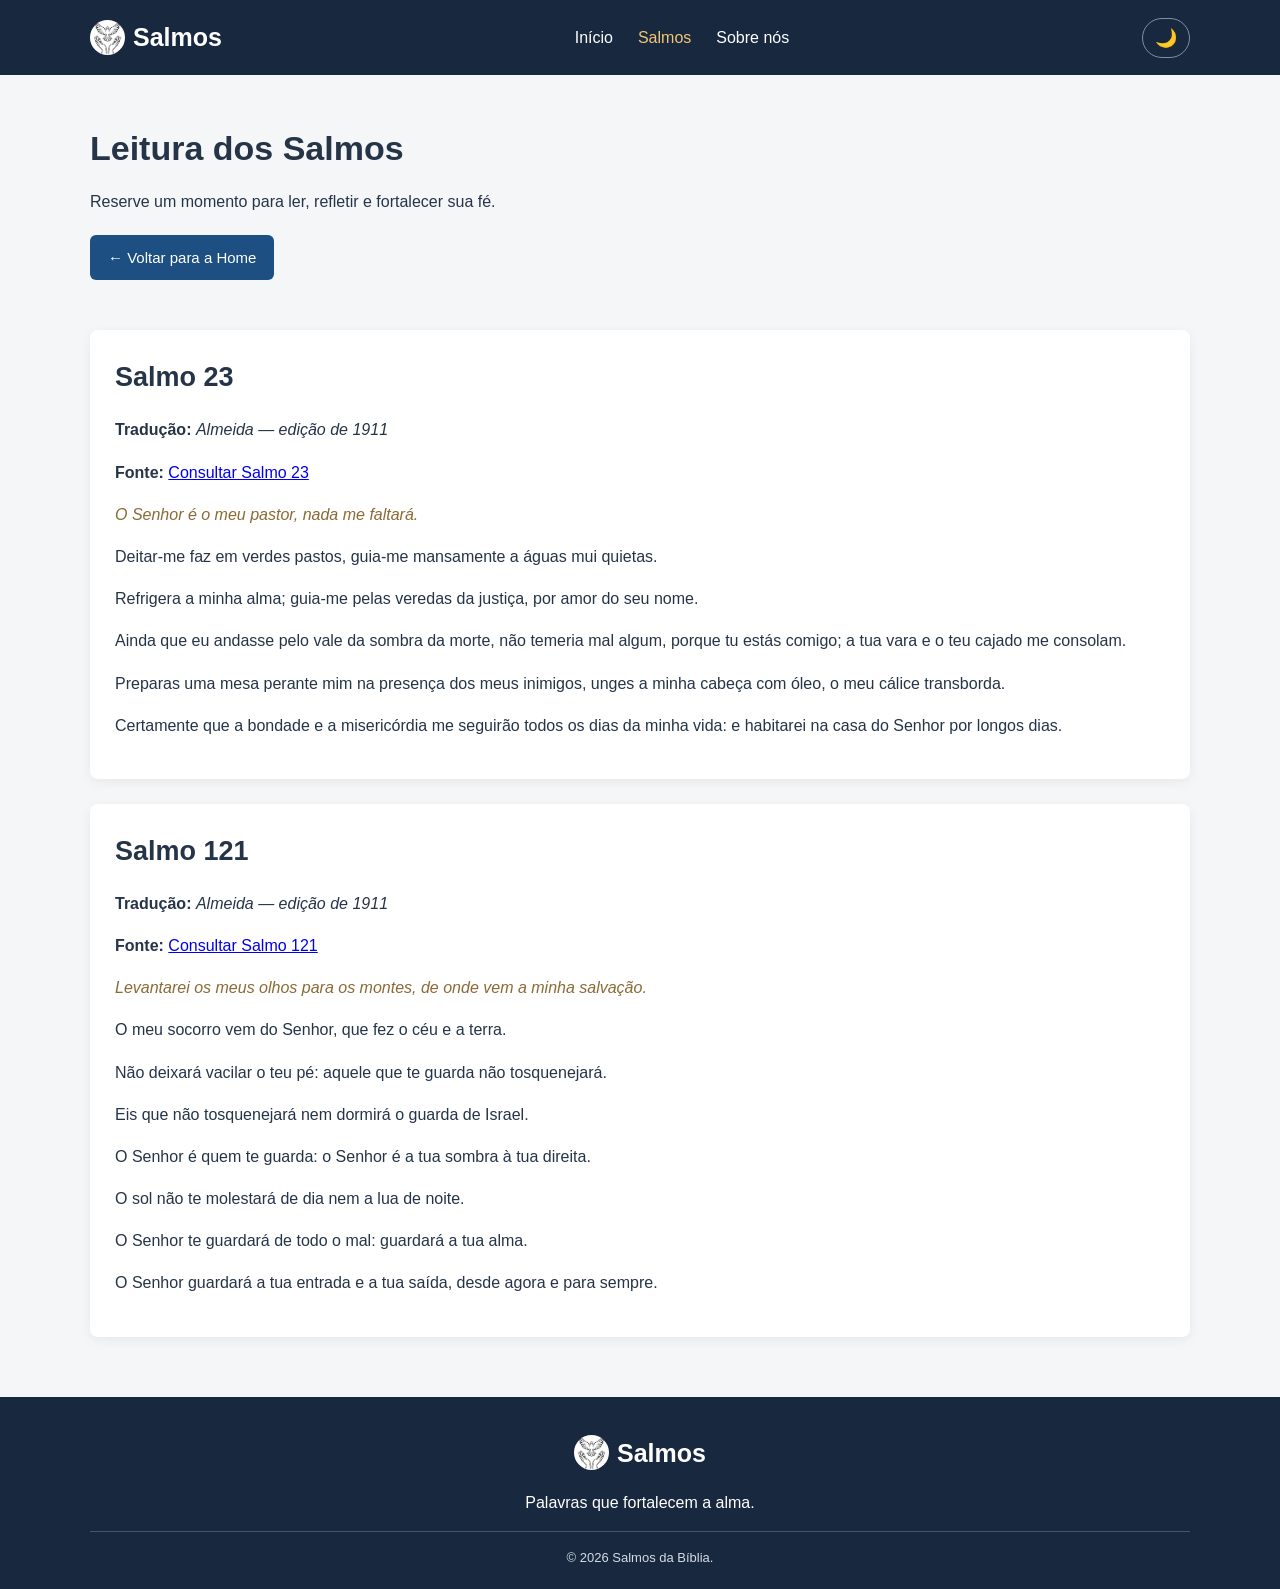
<file: salmos.html>
<!DOCTYPE html>
<html lang="pt-BR">

<head>
    <meta charset="UTF-8">
    <meta name="viewport" content="width=device-width, initial-scale=1.0">
    <meta name="description" content="Leia os Salmos 23 e 121 e encontre inspiração nas Escrituras.">
    <!-- Open Graph / Facebook, WhatsApp etc. -->
<meta property="og:type" content="article">
<meta property="og:title" content="Salmos | Salmos da Bíblia">
<meta property="og:description" content="Leia os Salmos 23 e 121 e encontre inspiração, fé, paz e esperança nas Escrituras.">
<meta property="og:url" content="https://rickmistico2026.github.io/luz-da-palavra/salmos.html">
<meta property="og:site_name" content="Salmos da Bíblia">
<meta property="og:image" content="https://rickmistico2026.github.io/luz-da-palavra/imagens/foto_salmos.jpg">
<meta property="og:image:alt" content="Bíblia aberta na página do livro de Salmos">

<!-- Twitter / X -->
<meta name="twitter:card" content="summary_large_image">
<meta name="twitter:title" content="Salmos | Salmos da Bíblia">
<meta name="twitter:description" content="Leia os Salmos 23 e 121 e encontre inspiração, fé, paz e esperança nas Escrituras.">
<meta name="twitter:image" content="https://rickmistico2026.github.io/luz-da-palavra/imagens/foto_salmos.jpg">
<meta name="twitter:image:alt" content="Bíblia aberta na página do livro de Salmos">
    <title>Salmos | Salmos da Bíblia</title>
    <link rel="stylesheet" href="css/estilo.css">
    <script src="js/script.js" defer></script>
</head>

<body>
    <header class="topo">
        <div class="container topo-conteudo">
            <a href="index.html" class="logo"><img src="imagens/logo.png" alt="">Salmos</a>
            <nav class="menu" aria-label="Menu principal">
                <a href="index.html">Início</a>
                <a href="salmos.html" aria-current="page">Salmos</a>
                <a href="sobre.html">Sobre nós</a>
            </nav>
            <button type="button" class="btn-tema" id="btnTema" aria-label="Ativar tema escuro"
                aria-pressed="false">🌙</button>
        </div>
    </header>

    <main class="container pagina-conteudo">
        <h1>Leitura dos Salmos</h1>
        <p class="introducao">Reserve um momento para ler, refletir e fortalecer sua fé.</p>
        <a href="index.html" class="btn-voltar">← Voltar para a Home</a>

        <article class="texto-salmo" id="salmo23">
            <h2>Salmo 23</h2>
            <p><strong>Tradução:</strong> <cite>Almeida — edição de 1911</cite></p>
            <p><strong>Fonte:</strong> <a href="https://bibliaalmeida.com/salmos/23/" target="_blank"
                    rel="noopener noreferrer">Consultar Salmo 23</a></p>
            <p class="versiculo">O Senhor é o meu pastor, nada me faltará.</p>
            <p>Deitar-me faz em verdes pastos, guia-me mansamente a águas mui quietas.</p>
            <p>Refrigera a minha alma; guia-me pelas veredas da justiça, por amor do seu nome.</p>
            <p>Ainda que eu andasse pelo vale da sombra da morte, não temeria mal algum, porque tu estás comigo; a tua
                vara e o teu cajado me consolam.</p>
            <p>Preparas uma mesa perante mim na presença dos meus inimigos, unges a minha cabeça com óleo, o meu cálice
                transborda.</p>
            <p>Certamente que a bondade e a misericórdia me seguirão todos os dias da minha vida: e habitarei na casa do
                Senhor por longos dias.</p>
        </article>

        <article class="texto-salmo" id="salmo121">
            <h2>Salmo 121</h2>
            <p><strong>Tradução:</strong> <cite>Almeida — edição de 1911</cite></p>
            <p><strong>Fonte:</strong> <a href="https://bibliaalmeida.com/salmos/121/" target="_blank"
                    rel="noopener noreferrer">Consultar Salmo 121</a></p>
            <p class="versiculo">Levantarei os meus olhos para os montes, de onde vem a minha salvação.</p>
            <p>O meu socorro vem do Senhor, que fez o céu e a terra.</p>
            <p>Não deixará vacilar o teu pé: aquele que te guarda não tosquenejará.</p>
            <p>Eis que não tosquenejará nem dormirá o guarda de Israel.</p>
            <p>O Senhor é quem te guarda: o Senhor é a tua sombra à tua direita.</p>
            <p>O sol não te molestará de dia nem a lua de noite.</p>
            <p>O Senhor te guardará de todo o mal: guardará a tua alma.</p>
            <p>O Senhor guardará a tua entrada e a tua saída, desde agora e para sempre.</p>
        </article>
    </main>

    <footer class="rodape">
        <div class="container rodape-conteudo">
            <a href="index.html" class="logo"><img src="imagens/logo.png" alt="">Salmos</a>
            <p>Palavras que fortalecem a alma.</p>
            <p class="copyright">&copy; <span class="ano"></span> Salmos da Bíblia.</p>
        </div>
    </footer>
</body>

</html>
</file>
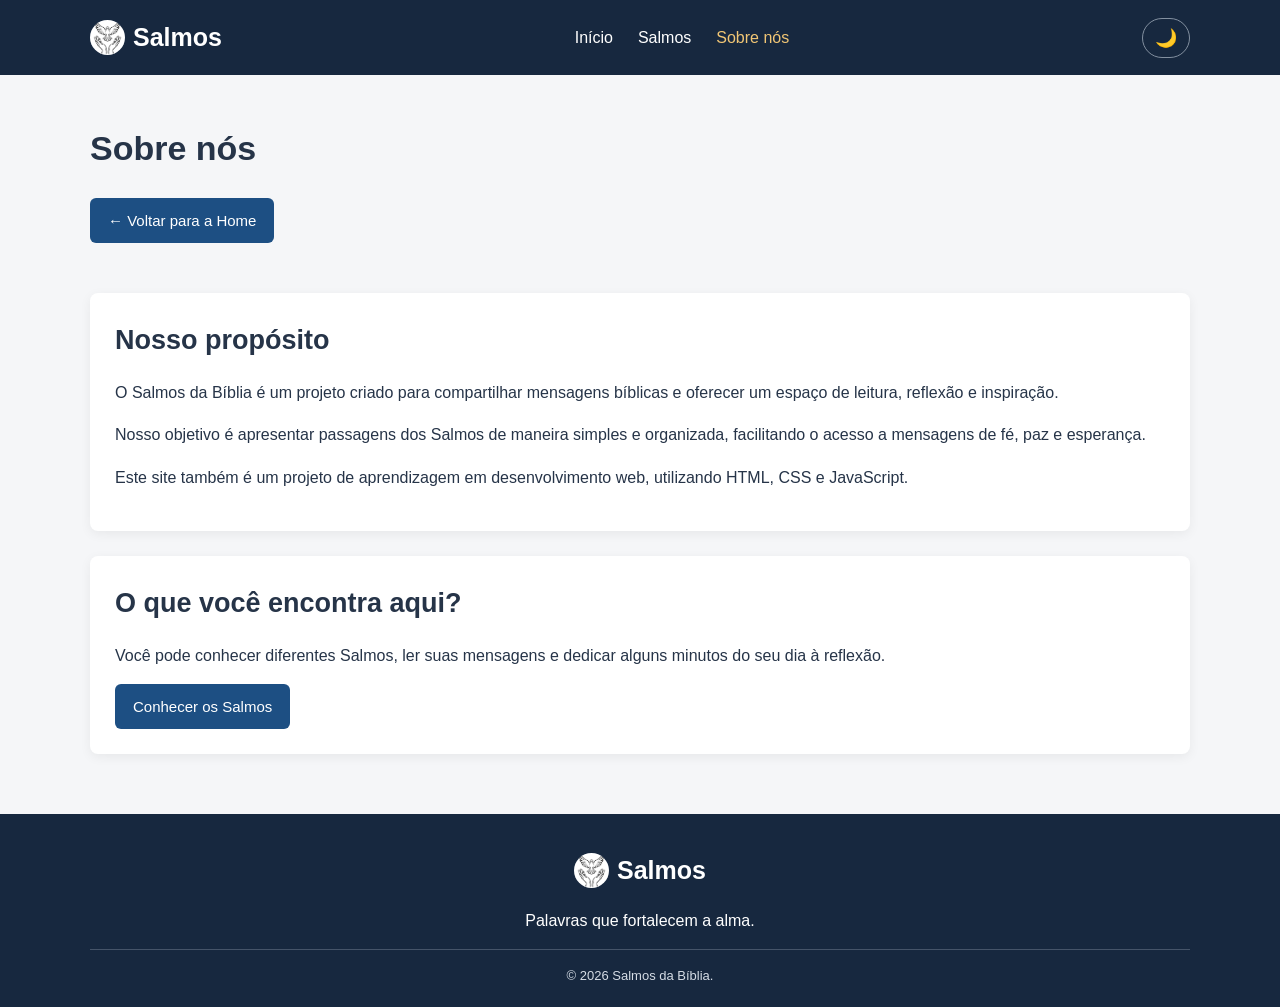
<file: sobre.html>
<!DOCTYPE html>
<html lang="pt-BR">

<head>  
    <meta charset="UTF-8">
    <meta name="viewport" content="width=device-width, initial-scale=1.0">
    <meta name="description"
        content="Conheça o projeto Salmos da Bíblia, criado para compartilhar mensagens de fé e esperança.">
    <!-- Open Graph / Facebook, WhatsApp etc. -->
<meta property="og:type" content="website">
<meta property="og:title" content="Sobre Nós | Salmos da Bíblia">
<meta property="og:description" content="Conheça o projeto Salmos da Bíblia, criado para compartilhar mensagens de fé, paz e esperança.">
<meta property="og:url" content="https://rickmistico2026.github.io/luz-da-palavra/sobre.html">
<meta property="og:site_name" content="Salmos da Bíblia">
<meta property="og:image" content="https://rickmistico2026.github.io/luz-da-palavra/imagens/foto_estudo_biblia.jpg">
<meta property="og:image:alt" content="Pessoa estudando a Bíblia e fazendo anotações">

<!-- Twitter / X -->
<meta name="twitter:card" content="summary_large_image">
<meta name="twitter:title" content="Sobre Nós | Salmos da Bíblia">
<meta name="twitter:description" content="Conheça o projeto Salmos da Bíblia, criado para compartilhar mensagens de fé, paz e esperança.">
<meta name="twitter:image" content="https://rickmistico2026.github.io/luz-da-palavra/imagens/foto_estudo_biblia.jpg">
<meta name="twitter:image:alt" content="Pessoa estudando a Bíblia e fazendo anotações">
    <title>Sobre Nós | Salmos da Bíblia</title>
    <link rel="stylesheet" href="css/estilo.css">
    <script src="js/script.js" defer></script>
</head>

<body>
    <header class="topo">
        <div class="container topo-conteudo">
            <a href="index.html" class="logo"><img src="imagens/logo.png" alt="">Salmos</a>
            <nav class="menu" aria-label="Menu principal">
                <a href="index.html">Início</a>
                <a href="salmos.html">Salmos</a>
                <a href="sobre.html" aria-current="page">Sobre nós</a>
            </nav>
            <button type="button" class="btn-tema" id="btnTema" aria-label="Ativar tema escuro"
                aria-pressed="false">🌙</button>
        </div>
    </header>

    <main class="container pagina-conteudo">
        <h1>Sobre nós</h1>
        <a href="index.html" class="btn-voltar">← Voltar para a Home</a>

        <section class="texto-salmo">
            <h2>Nosso propósito</h2>
            <p>O Salmos da Bíblia é um projeto criado para compartilhar mensagens bíblicas e oferecer um espaço de
                leitura, reflexão e inspiração.</p>
            <p>Nosso objetivo é apresentar passagens dos Salmos de maneira simples e organizada, facilitando o acesso a
                mensagens de fé, paz e esperança.</p>
            <p>Este site também é um projeto de aprendizagem em desenvolvimento web, utilizando HTML, CSS e JavaScript.
            </p>
        </section>

        <section class="texto-salmo">
            <h2>O que você encontra aqui?</h2>
            <p>Você pode conhecer diferentes Salmos, ler suas mensagens e dedicar alguns minutos do seu dia à reflexão.
            </p>
            <a href="salmos.html" class="btn-ler">Conhecer os Salmos</a>
        </section>
    </main>

    <footer class="rodape">
        <div class="container rodape-conteudo">
            <a href="index.html" class="logo"><img src="imagens/logo.png" alt="">Salmos</a>
            <p>Palavras que fortalecem a alma.</p>
            <p class="copyright">&copy; <span class="ano"></span> Salmos da Bíblia.</p>
        </div>
    </footer>
</body>

</html>
</file>
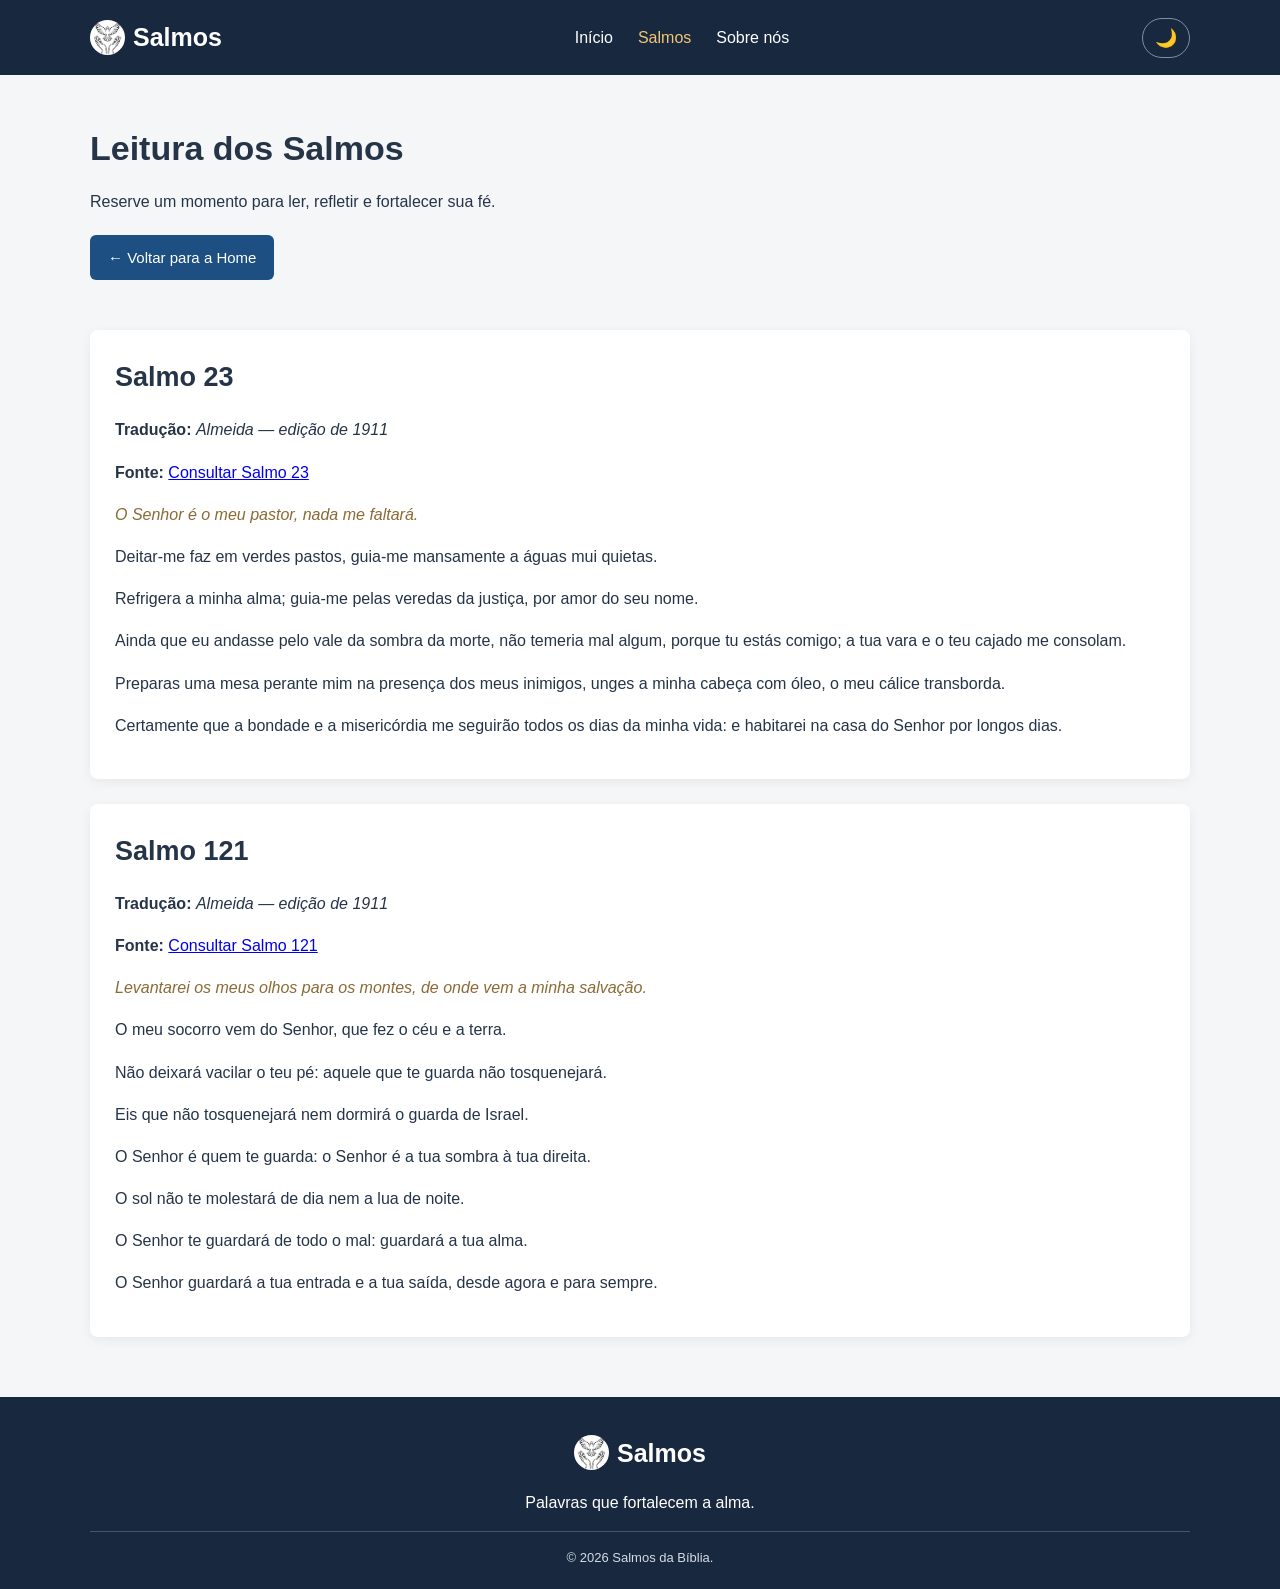
<file: site_biblico/salmos.html>
<!DOCTYPE html>
<html lang="pt-BR">

<head>
    <meta charset="UTF-8">
    <meta name="viewport" content="width=device-width, initial-scale=1.0">
    <meta name="description" content="Leia os Salmos 23 e 121 e encontre inspiração nas Escrituras.">
    <title>Salmos | Salmos da Bíblia</title>
    <link rel="stylesheet" href="css/estilo.css">
    <script src="js/script.js" defer></script>
</head>

<body>
    <header class="topo">
        <div class="container topo-conteudo">
            <a href="index.html" class="logo"><img src="imagens/logo.png" alt="">Salmos</a>
            <nav class="menu" aria-label="Menu principal">
                <a href="index.html">Início</a>
                <a href="salmos.html" aria-current="page">Salmos</a>
                <a href="sobre.html">Sobre nós</a>
            </nav>
            <button type="button" class="btn-tema" id="btnTema" aria-label="Ativar tema escuro"
                aria-pressed="false">🌙</button>
        </div>
    </header>

    <main class="container pagina-conteudo">
        <h1>Leitura dos Salmos</h1>
        <p class="introducao">Reserve um momento para ler, refletir e fortalecer sua fé.</p>
        <a href="index.html" class="btn-voltar">← Voltar para a Home</a>

        <article class="texto-salmo" id="salmo23">
            <h2>Salmo 23</h2>
            <p><strong>Tradução:</strong> <cite>Almeida — edição de 1911</cite></p>
            <p><strong>Fonte:</strong> <a href="https://bibliaalmeida.com/salmos/23/" target="_blank"
                    rel="noopener noreferrer">Consultar Salmo 23</a></p>
            <p class="versiculo">O Senhor é o meu pastor, nada me faltará.</p>
            <p>Deitar-me faz em verdes pastos, guia-me mansamente a águas mui quietas.</p>
            <p>Refrigera a minha alma; guia-me pelas veredas da justiça, por amor do seu nome.</p>
            <p>Ainda que eu andasse pelo vale da sombra da morte, não temeria mal algum, porque tu estás comigo; a tua
                vara e o teu cajado me consolam.</p>
            <p>Preparas uma mesa perante mim na presença dos meus inimigos, unges a minha cabeça com óleo, o meu cálice
                transborda.</p>
            <p>Certamente que a bondade e a misericórdia me seguirão todos os dias da minha vida: e habitarei na casa do
                Senhor por longos dias.</p>
        </article>

        <article class="texto-salmo" id="salmo121">
            <h2>Salmo 121</h2>
            <p><strong>Tradução:</strong> <cite>Almeida — edição de 1911</cite></p>
            <p><strong>Fonte:</strong> <a href="https://bibliaalmeida.com/salmos/121/" target="_blank"
                    rel="noopener noreferrer">Consultar Salmo 121</a></p>
            <p class="versiculo">Levantarei os meus olhos para os montes, de onde vem a minha salvação.</p>
            <p>O meu socorro vem do Senhor, que fez o céu e a terra.</p>
            <p>Não deixará vacilar o teu pé: aquele que te guarda não tosquenejará.</p>
            <p>Eis que não tosquenejará nem dormirá o guarda de Israel.</p>
            <p>O Senhor é quem te guarda: o Senhor é a tua sombra à tua direita.</p>
            <p>O sol não te molestará de dia nem a lua de noite.</p>
            <p>O Senhor te guardará de todo o mal: guardará a tua alma.</p>
            <p>O Senhor guardará a tua entrada e a tua saída, desde agora e para sempre.</p>
        </article>
    </main>

    <footer class="rodape">
        <div class="container rodape-conteudo">
            <a href="index.html" class="logo"><img src="imagens/logo.png" alt="">Salmos</a>
            <p>Palavras que fortalecem a alma.</p>
            <p class="copyright">&copy; <span class="ano"></span> Salmos da Bíblia.</p>
        </div>
    </footer>
</body>

</html>
</file>
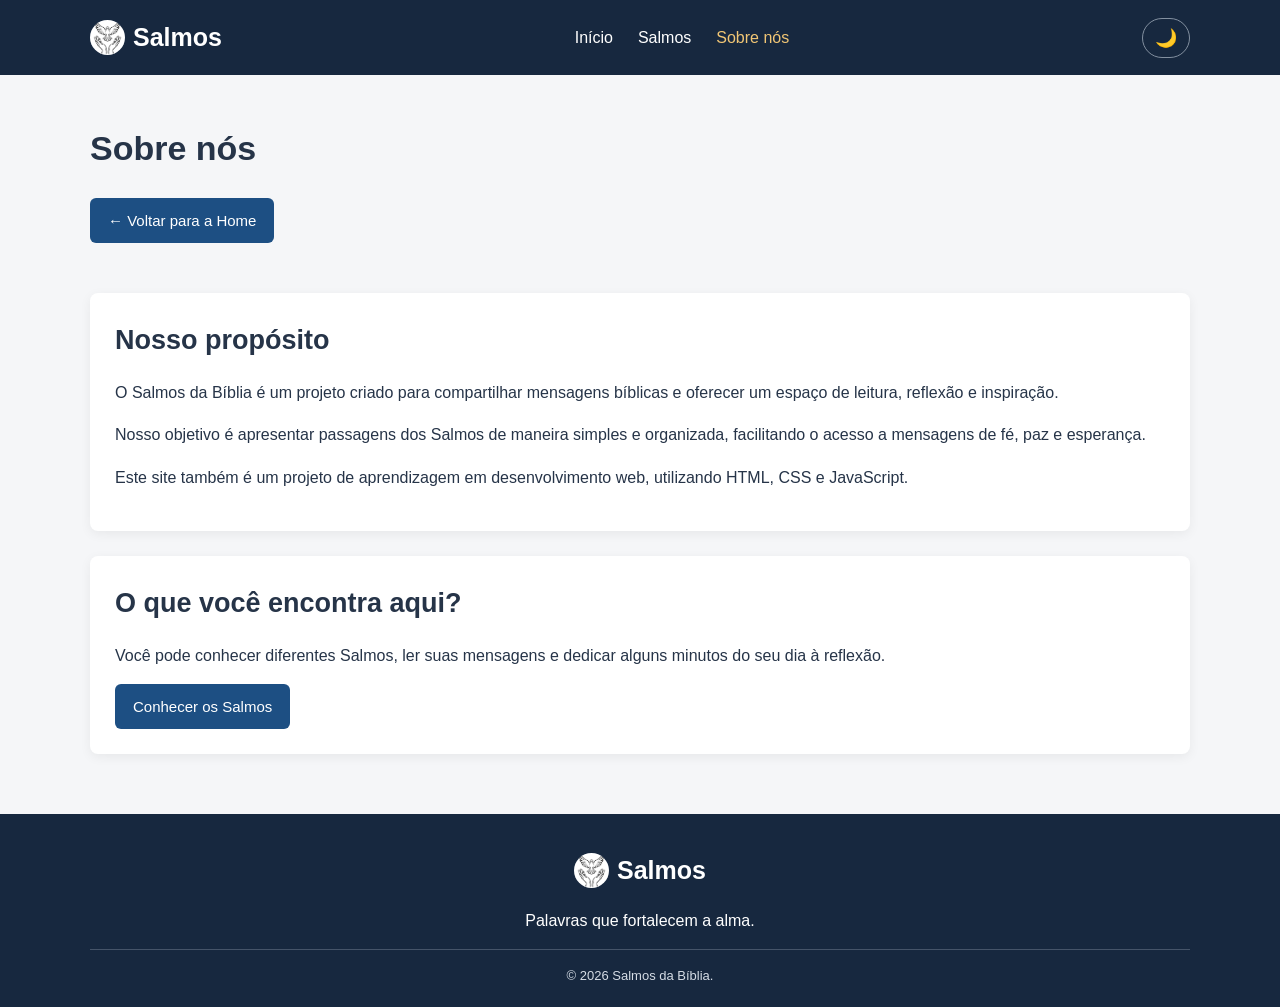
<file: site_biblico/sobre.html>
<!DOCTYPE html>
<html lang="pt-BR">

<head>
    <meta charset="UTF-8">
    <meta name="viewport" content="width=device-width, initial-scale=1.0">
    <meta name="description"
        content="Conheça o projeto Salmos da Bíblia, criado para compartilhar mensagens de fé e esperança.">
    <title>Sobre Nós | Salmos da Bíblia</title>
    <link rel="stylesheet" href="css/estilo.css">
    <script src="js/script.js" defer></script>
</head>

<body>
    <header class="topo">
        <div class="container topo-conteudo">
            <a href="index.html" class="logo"><img src="imagens/logo.png" alt="">Salmos</a>
            <nav class="menu" aria-label="Menu principal">
                <a href="index.html">Início</a>
                <a href="salmos.html">Salmos</a>
                <a href="sobre.html" aria-current="page">Sobre nós</a>
            </nav>
            <button type="button" class="btn-tema" id="btnTema" aria-label="Ativar tema escuro"
                aria-pressed="false">🌙</button>
        </div>
    </header>

    <main class="container pagina-conteudo">
        <h1>Sobre nós</h1>
        <a href="index.html" class="btn-voltar">← Voltar para a Home</a>

        <section class="texto-salmo">
            <h2>Nosso propósito</h2>
            <p>O Salmos da Bíblia é um projeto criado para compartilhar mensagens bíblicas e oferecer um espaço de
                leitura, reflexão e inspiração.</p>
            <p>Nosso objetivo é apresentar passagens dos Salmos de maneira simples e organizada, facilitando o acesso a
                mensagens de fé, paz e esperança.</p>
            <p>Este site também é um projeto de aprendizagem em desenvolvimento web, utilizando HTML, CSS e JavaScript.
            </p>
        </section>

        <section class="texto-salmo">
            <h2>O que você encontra aqui?</h2>
            <p>Você pode conhecer diferentes Salmos, ler suas mensagens e dedicar alguns minutos do seu dia à reflexão.
            </p>
            <a href="salmos.html" class="btn-ler">Conhecer os Salmos</a>
        </section>
    </main>

    <footer class="rodape">
        <div class="container rodape-conteudo">
            <a href="index.html" class="logo"><img src="imagens/logo.png" alt="">Salmos</a>
            <p>Palavras que fortalecem a alma.</p>
            <p class="copyright">&copy; <span class="ano"></span> Salmos da Bíblia.</p>
        </div>
    </footer>
</body>

</html>
</file>
<file: css/estilo.css>
/* Configurações gerais */
* {
    box-sizing: border-box;
    margin: 0;
    padding: 0;
}

html {
    scroll-behavior: smooth;
}

body {
    font-family: Arial, Helvetica, sans-serif;
    background-color: #f5f6f8;
    color: #263448;
    line-height: 1.7;
    transition: background-color 0.3s, color 0.3s;
}

img {
    max-width: 100%;
}

.container {
    width: 90%;
    max-width: 1100px;
    margin: 0 auto;
}

/*Mensagem boas vindas*/
.mensagem-boas-vindas {
    position: fixed;
    top: 20px;
    right: 20px;
    background-color: #2e7d32;
    color: white;
    padding: 15px 20px;
    border-radius: 8px;
    box-shadow: 0 4px 10px rgba(0, 0, 0, 0.2);

    opacity: 0;
    visibility: hidden;
    transition: opacity 0.5s ease, visibility 0.5s ease;
    z-index: 1000;
}

.mensagem-boas-vindas.mostrar {
    opacity: 1;
    visibility: visible;
}

/* Topo */
.topo {
    background-color: #17283f;
    color: white;
}

.topo-conteudo {
    min-height: 75px;
    display: flex;
    align-items: center;
    justify-content: space-between;
    gap: 20px;
}

.logo {
    color: white;
    text-decoration: none;
    font-size: 25px;
    font-weight: bold;
    display: flex;
    flex-flow: row nowrap;
    align-items: center;
    gap: 8px;
    flex-shrink: 0;
}

.logo img {
    width: 35px;
    height: 35px;
    object-fit: contain;
    background: #ffffff;
    border-radius: 50%;
}

.menu {
    display: flex;
    align-items: center;
    gap: 25px;
}

.menu a {
    color: white;
    text-decoration: none;
    transition: color 0.3s;
}

.menu a:hover,
.menu a[aria-current="page"] {
    color: #f1c675;
}

.btn-tema {
    border: 1px solid #8390a0;
    border-radius: 20px;
    background: transparent;
    color: white;
    padding: 8px 12px;
    cursor: pointer;
    font-size: 18px;
    flex-shrink: 0;
}

/* Apresentação da Home */
.apresentacao {
    min-height: 350px;
    padding: 60px 20px;
    display: flex;
    align-items: center;
    justify-content: center;
    text-align: center;
    color: white;
    background:
        linear-gradient(rgba(15, 31, 49, 0.65), rgba(15, 31, 49, 0.65)),
        url("../imagens/salmo121.jpg") center/ cover no-repeat;
}

.apresentacao-conteudo {
    width: 100%;
    max-width: 700px;
}

.apresentacao h1 {
    font-size: clamp(32px, 5vw, 48px);
    margin-bottom: 10px;
}

.subtitulo {
    font-size: 22px;
    font-weight: bold;
    margin-bottom: 12px;
}

.btn-principal,
.btn-voltar,
.btn-ler {
    display: inline-block;
    padding: 10px 18px;
    border: none;
    border-radius: 6px;
    background-color: #1d4f83;
    color: white;
    text-decoration: none;
    cursor: pointer;
    font-size: 15px;
}

.btn-principal {
    margin-top: 25px;
    background-color: #b58a48;
}

.btn-principal:hover {
    background-color: #946b32;
}

.btn-voltar {
    margin: 10px 0 25px;
}

.btn-ler:hover,
.btn-voltar:hover {
    background-color: #16395f;
}

/* Cartões da Home */
.container-principal {
    width: 90%;
    max-width: 1100px;
    margin: 0 auto;
    padding-top: 50px;
    padding-bottom: 60px;
}

.titulo-secao {
    text-align: center;
    margin-bottom: 30px;
}

.titulo-secao h2 {
    font-size: 30px;
    margin-bottom: 8px;
}

.lista-salmos {
    display: grid;
    grid-template-columns: repeat(2, minmax(0, 1fr));
    gap: 25px;
}

.card-salmo {
    min-width: 0;
    background-color: white;
    border-radius: 10px;
    overflow: hidden;
    box-shadow: 0 4px 15px rgba(0, 0, 0, 0.08);
    transition: background-color 0.3s, transform 0.3s;
}

.card-salmo:hover {
    transform: translateY(-4px);
}

.imagem-salmo {
    display: block;
    width: 100%;
    height: 220px;
    object-fit: cover;
    object-position: center 10%;
}

.card-conteudo {
    padding: 22px;
    overflow-wrap: anywhere;
}

.card-conteudo h3 {
    font-size: 25px;
    margin-bottom: 10px;
}

.card-conteudo p {
    margin-bottom: 18px;
}

.versiculo {
    color: #8b6a35;
    font-style: italic;
}

/* Páginas Salmos e Sobre nós */
.pagina-conteudo {
    min-height: 65vh;
    padding-top: 45px;
    padding-bottom: 60px;
}

.pagina-conteudo>h1 {
    font-size: 34px;
    margin-bottom: 10px;
}

.introducao {
    margin-bottom: 10px;
}

.texto-salmo {
    min-width: 0;
    background-color: white;
    padding: 25px;
    margin-top: 25px;
    border-radius: 8px;
    box-shadow: 0 3px 12px rgba(0, 0, 0, 0.06);
    overflow-wrap: anywhere;
}

.texto-salmo h2 {
    margin-bottom: 15px;
    font-size: 27px;
}

.texto-salmo p {
    margin-bottom: 15px;
}

/* Rodapé */
.rodape {
    background-color: #17283f;
    color: white;
    padding: 35px 0 20px;
    text-align: center;
}

.rodape-conteudo {
    display: flex;
    flex-direction: column;
    align-items: center;
    gap: 15px;
}

.copyright {
    width: 100%;
    border-top: 1px solid #455469;
    padding-top: 15px;
    font-size: 13px;
    color: #d5dce5;
}

/* Tema escuro */
body.escuro {
    background-color: #101923;
    color: #e7edf5;
}

body.escuro .card-salmo,
body.escuro .texto-salmo {
    background-color: #1c2938;
}

body.escuro .versiculo {
    color: #f1c675;
}

/* Responsividade: tablets e celulares */
@media (max-width: 650px) {
    .topo-conteudo {
        min-height: auto;
        flex-wrap: wrap;
        justify-content: center;
        padding-top: 18px;
        padding-bottom: 18px;
        gap: 14px;
    }

    .topo-conteudo>.logo {
        width: 100%;
        justify-content: center;
    }

    .menu {
        width: 100%;
        display: flex;
        flex-wrap: wrap;
        justify-content: center;
        gap: 10px 18px;
    }

    .btn-tema {
        display: inline-block;
    }

    .apresentacao {
        min-height: 300px;
        padding: 45px 15px;
    }

    .subtitulo {
        font-size: 19px;
    }

    .container-principal {
        padding-top: 35px;
        padding-bottom: 40px;
    }

    .titulo-secao h2 {
        font-size: 26px;
    }

    .lista-salmos {
        grid-template-columns: 1fr;
        gap: 20px;
    }

    .imagem-salmo {
        height: 200px;
    }

    .card-conteudo {
        padding: 18px;
    }

    .pagina-conteudo {
        padding-top: 30px;
        padding-bottom: 40px;
    }

    .pagina-conteudo>h1 {
        font-size: 28px;
    }

    .texto-salmo {
        padding: 18px;
    }

    .texto-salmo h2 {
        font-size: 23px;
    }

    .rodape {
        padding-top: 28px;
    }
}

/* Telas muito estreitas */
@media (max-width: 380px) {

    .container,
    .container-principal {
        width: 92%;
    }

    .mensagem-boas-vindas {
        display: none;
    }

    .logo {
        font-size: 22px;
    }

    .menu {
        gap: 8px 12px;
        font-size: 14px;
    }

    .btn-principal,
    .btn-voltar,
    .btn-ler {
        max-width: 100%;
        padding: 9px 13px;
        font-size: 14px;
    }

    .card-conteudo,
    .texto-salmo {
        padding: 15px;
    }
}
</file>
<file: site_biblico/css/estilo.css>
/* Configurações gerais */
* {
    box-sizing: border-box;
    margin: 0;
    padding: 0;
}

html {
    scroll-behavior: smooth;
}

body {
    font-family: Arial, Helvetica, sans-serif;
    background-color: #f5f6f8;
    color: #263448;
    line-height: 1.7;
    transition: background-color 0.3s, color 0.3s;
}

img {
    max-width: 100%;
}

.container {
    width: 90%;
    max-width: 1100px;
    margin: 0 auto;
}

/*Mensagem boas vindas*/
.mensagem-boas-vindas {
    position: fixed;
    top: 20px;
    right: 20px;
    background-color: #2e7d32;
    color: white;
    padding: 15px 20px;
    border-radius: 8px;
    box-shadow: 0 4px 10px rgba(0, 0, 0, 0.2);

    opacity: 0;
    visibility: hidden;
    transition: opacity 0.5s ease, visibility 0.5s ease;
    z-index: 1000;
}

.mensagem-boas-vindas.mostrar {
    opacity: 1;
    visibility: visible;
}

/* Topo */
.topo {
    background-color: #17283f;
    color: white;
}

.topo-conteudo {
    min-height: 75px;
    display: flex;
    align-items: center;
    justify-content: space-between;
    gap: 20px;
}

.logo {
    color: white;
    text-decoration: none;
    font-size: 25px;
    font-weight: bold;
    display: flex;
    flex-flow: row nowrap;
    align-items: center;
    gap: 8px;
    flex-shrink: 0;
}

.logo img {
    width: 35px;
    height: 35px;
    object-fit: contain;
    background: #ffffff;
    border-radius: 50%;
}

.menu {
    display: flex;
    align-items: center;
    gap: 25px;
}

.menu a {
    color: white;
    text-decoration: none;
    transition: color 0.3s;
}

.menu a:hover,
.menu a[aria-current="page"] {
    color: #f1c675;
}

.btn-tema {
    border: 1px solid #8390a0;
    border-radius: 20px;
    background: transparent;
    color: white;
    padding: 8px 12px;
    cursor: pointer;
    font-size: 18px;
    flex-shrink: 0;
}

/* Apresentação da Home */
.apresentacao {
    min-height: 350px;
    padding: 60px 20px;
    display: flex;
    align-items: center;
    justify-content: center;
    text-align: center;
    color: white;
    background:
        linear-gradient(rgba(15, 31, 49, 0.65), rgba(15, 31, 49, 0.65)),
        url("../imagens/salmo121.jpg") center/ cover no-repeat;
}

.apresentacao-conteudo {
    width: 100%;
    max-width: 700px;
}

.apresentacao h1 {
    font-size: clamp(32px, 5vw, 48px);
    margin-bottom: 10px;
}

.subtitulo {
    font-size: 22px;
    font-weight: bold;
    margin-bottom: 12px;
}

.btn-principal,
.btn-voltar,
.btn-ler {
    display: inline-block;
    padding: 10px 18px;
    border: none;
    border-radius: 6px;
    background-color: #1d4f83;
    color: white;
    text-decoration: none;
    cursor: pointer;
    font-size: 15px;
}

.btn-principal {
    margin-top: 25px;
    background-color: #b58a48;
}

.btn-principal:hover {
    background-color: #946b32;
}

.btn-voltar {
    margin: 10px 0 25px;
}

.btn-ler:hover,
.btn-voltar:hover {
    background-color: #16395f;
}

/* Cartões da Home */
.container-principal {
    width: 90%;
    max-width: 1100px;
    margin: 0 auto;
    padding-top: 50px;
    padding-bottom: 60px;
}

.titulo-secao {
    text-align: center;
    margin-bottom: 30px;
}

.titulo-secao h2 {
    font-size: 30px;
    margin-bottom: 8px;
}

.lista-salmos {
    display: grid;
    grid-template-columns: repeat(2, minmax(0, 1fr));
    gap: 25px;
}

.card-salmo {
    min-width: 0;
    background-color: white;
    border-radius: 10px;
    overflow: hidden;
    box-shadow: 0 4px 15px rgba(0, 0, 0, 0.08);
    transition: background-color 0.3s, transform 0.3s;
}

.card-salmo:hover {
    transform: translateY(-4px);
}

.imagem-salmo {
    display: block;
    width: 100%;
    height: 220px;
    object-fit: cover;
    object-position: center 10%;
}

.card-conteudo {
    padding: 22px;
    overflow-wrap: anywhere;
}

.card-conteudo h3 {
    font-size: 25px;
    margin-bottom: 10px;
}

.card-conteudo p {
    margin-bottom: 18px;
}

.versiculo {
    color: #8b6a35;
    font-style: italic;
}

/* Páginas Salmos e Sobre nós */
.pagina-conteudo {
    min-height: 65vh;
    padding-top: 45px;
    padding-bottom: 60px;
}

.pagina-conteudo>h1 {
    font-size: 34px;
    margin-bottom: 10px;
}

.introducao {
    margin-bottom: 10px;
}

.texto-salmo {
    min-width: 0;
    background-color: white;
    padding: 25px;
    margin-top: 25px;
    border-radius: 8px;
    box-shadow: 0 3px 12px rgba(0, 0, 0, 0.06);
    overflow-wrap: anywhere;
}

.texto-salmo h2 {
    margin-bottom: 15px;
    font-size: 27px;
}

.texto-salmo p {
    margin-bottom: 15px;
}

/* Rodapé */
.rodape {
    background-color: #17283f;
    color: white;
    padding: 35px 0 20px;
    text-align: center;
}

.rodape-conteudo {
    display: flex;
    flex-direction: column;
    align-items: center;
    gap: 15px;
}

.copyright {
    width: 100%;
    border-top: 1px solid #455469;
    padding-top: 15px;
    font-size: 13px;
    color: #d5dce5;
}

/* Tema escuro */
body.escuro {
    background-color: #101923;
    color: #e7edf5;
}

body.escuro .card-salmo,
body.escuro .texto-salmo {
    background-color: #1c2938;
}

body.escuro .versiculo {
    color: #f1c675;
}

/* Responsividade: tablets e celulares */
@media (max-width: 650px) {
    .topo-conteudo {
        min-height: auto;
        flex-wrap: wrap;
        justify-content: center;
        padding-top: 18px;
        padding-bottom: 18px;
        gap: 14px;
    }

    .topo-conteudo>.logo {
        width: 100%;
        justify-content: center;
    }

    .menu {
        width: 100%;
        display: flex;
        flex-wrap: wrap;
        justify-content: center;
        gap: 10px 18px;
    }

    .btn-tema {
        display: inline-block;
    }

    .apresentacao {
        min-height: 300px;
        padding: 45px 15px;
    }

    .subtitulo {
        font-size: 19px;
    }

    .container-principal {
        padding-top: 35px;
        padding-bottom: 40px;
    }

    .titulo-secao h2 {
        font-size: 26px;
    }

    .lista-salmos {
        grid-template-columns: 1fr;
        gap: 20px;
    }

    .imagem-salmo {
        height: 200px;
    }

    .card-conteudo {
        padding: 18px;
    }

    .pagina-conteudo {
        padding-top: 30px;
        padding-bottom: 40px;
    }

    .pagina-conteudo>h1 {
        font-size: 28px;
    }

    .texto-salmo {
        padding: 18px;
    }

    .texto-salmo h2 {
        font-size: 23px;
    }

    .rodape {
        padding-top: 28px;
    }
}

/* Telas muito estreitas */
@media (max-width: 380px) {

    .container,
    .container-principal {
        width: 92%;
    }

    .mensagem-boas-vindas {
        display: none;
    }

    .logo {
        font-size: 22px;
    }

    .menu {
        gap: 8px 12px;
        font-size: 14px;
    }

    .btn-principal,
    .btn-voltar,
    .btn-ler {
        max-width: 100%;
        padding: 9px 13px;
        font-size: 14px;
    }

    .card-conteudo,
    .texto-salmo {
        padding: 15px;
    }
}
</file>
